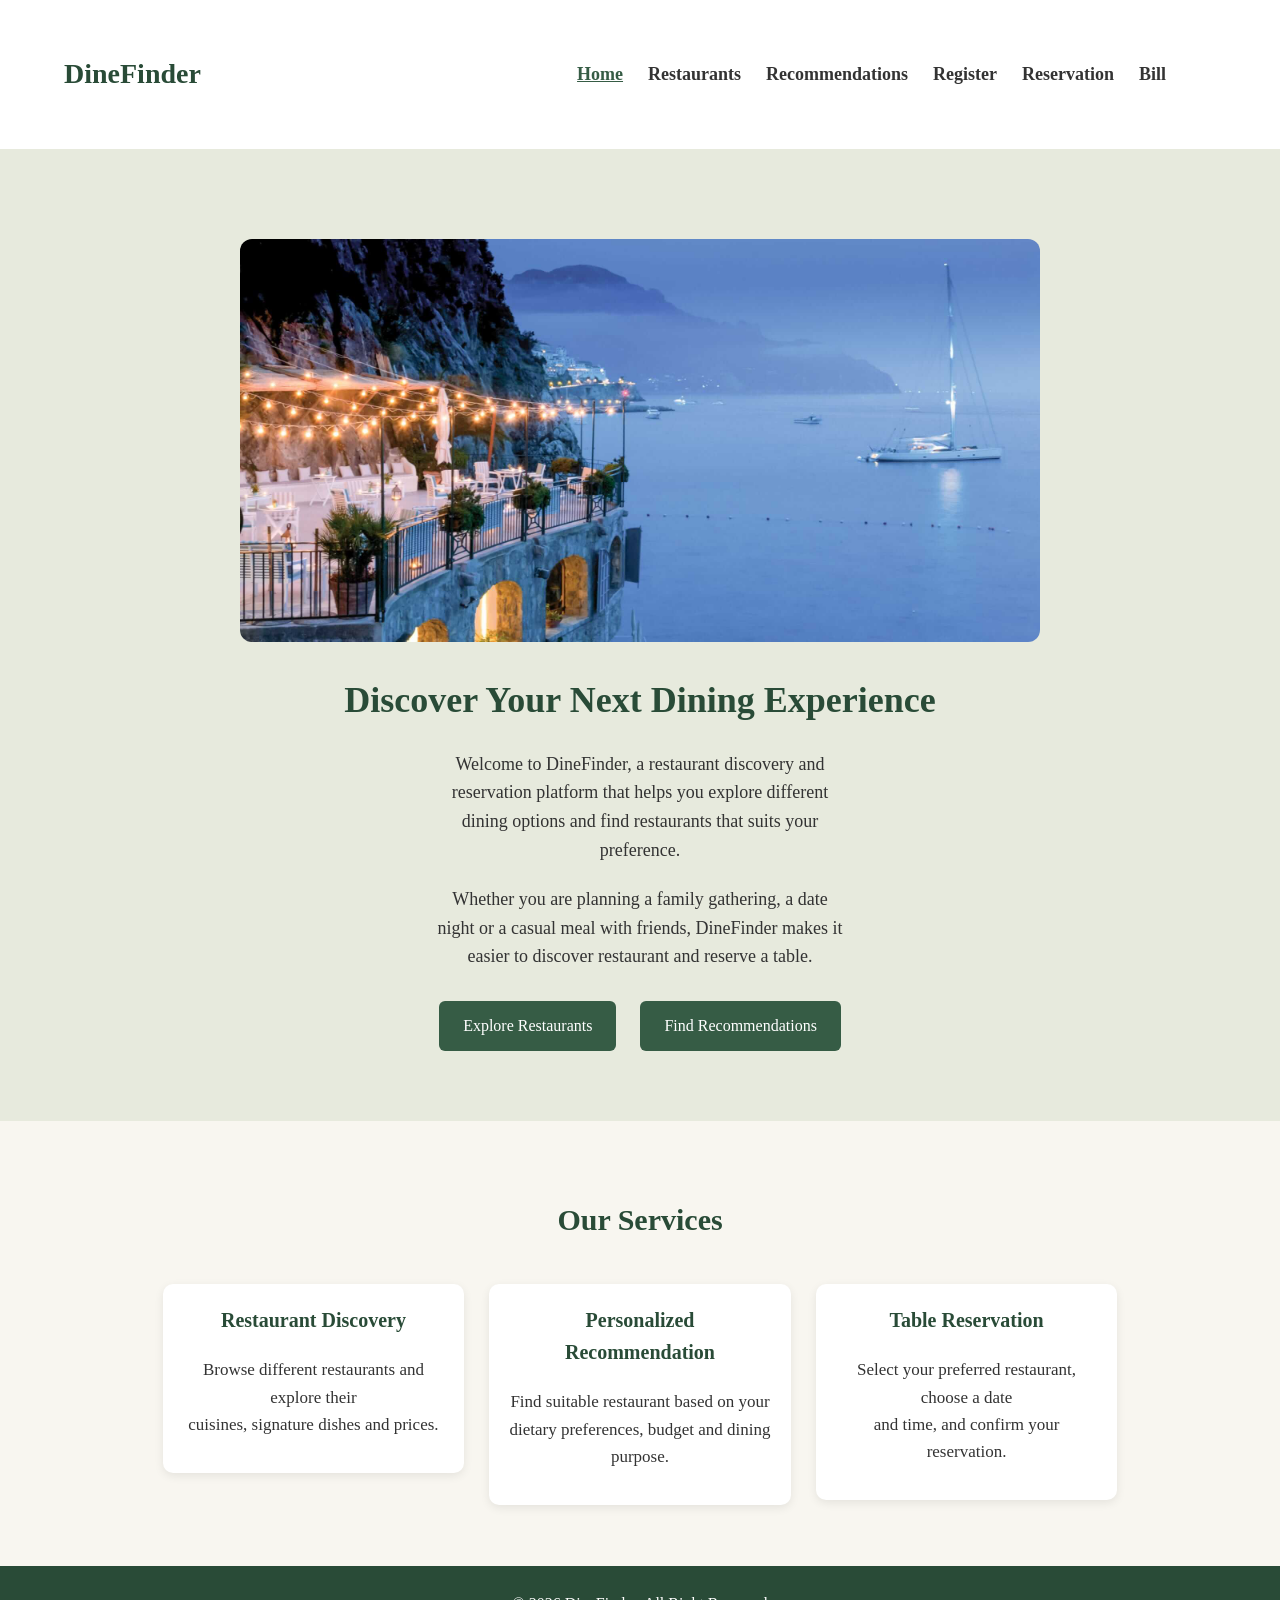
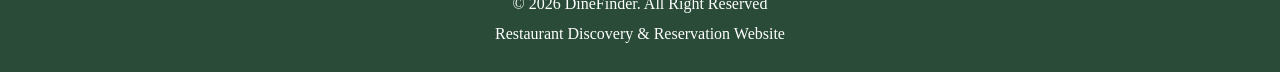
<file: index.html>
<!DOCTYPE html>
<html lang="en">
<head>
    <meta charset="UTF-8">
    <meta name="viewport" content="width=device-width, initial-scale=1.0">
    <title>DineFinder | Home</title>
    <!-- Link CSS and JS File -->
    <link rel="stylesheet" href="css/style.css">
    <!-- Run script only after HTML loads -->
    <script src="js/script.js" defer></script>
</head>
<body>
    <!-- Header and Navigation -->
    <header>
        <h1>DineFinder</h1>
        <nav>
            <ul>
                <li><a href="index.html" class="active">Home</a></li>
                <li><a href="restaurants.html">Restaurants</a></li>
                <li><a href="recommend.html">Recommendations</a></li>
                <li><a href="register.html">Register</a></li>
                <li><a href="reservation.html">Reservation</a></li>
                <li><a href="bill.html">Bill</a></li>
            </ul>
        </nav>
    </header>

    <!-- Main Content -->
    <main>
        <!-- Introduction Section -->
        <section id="page-intro">
            <img src="images/pageintro.jpg" alt="Outdoor restaurant terrace overlooking the Amalfi Coast">

            <h2>Discover Your Next Dining Experience</h2>

            <p>
                Welcome to DineFinder, a restaurant discovery and<br>
                reservation platform that helps you explore different<br>
                dining options and find restaurants that suits your<br>
                preference.
            </p>

            <p>
                Whether you are planning a family gathering, a date<br>
                night or a casual meal with friends, DineFinder makes it<br>
                easier to discover restaurant and reserve a table.
            </p>

            <a href="restaurants.html">Explore Restaurants</a>
            <a href="recommend.html">Find Recommendations</a>
        </section>

        <!-- Services Section -->
        <section id="services">
            <h2>Our Services</h2>

            <article>
                <h3>Restaurant Discovery</h3>
                <p>
                    Browse different restaurants and explore their<br>
                    cuisines, signature dishes and prices.
                </p>
            </article>

            <article>
                <h3>Personalized Recommendation</h3>
                <p>
                    Find suitable restaurant based on your<br>
                    dietary preferences, budget and dining purpose.
                </p>
            </article>

            <article>
                <h3>Table Reservation</h3>
                <p>
                    Select your preferred restaurant, choose a date<br>
                    and time, and confirm your reservation.
                </p>
            </article>
        </section>
    </main>

    <!-- Footer -->
    <footer>
        <p>&copy; 2026 DineFinder. All Right Reserved</p>
        <p>Restaurant Discovery &amp; Reservation Website</p>
    </footer>
</body>
</html>
</file>
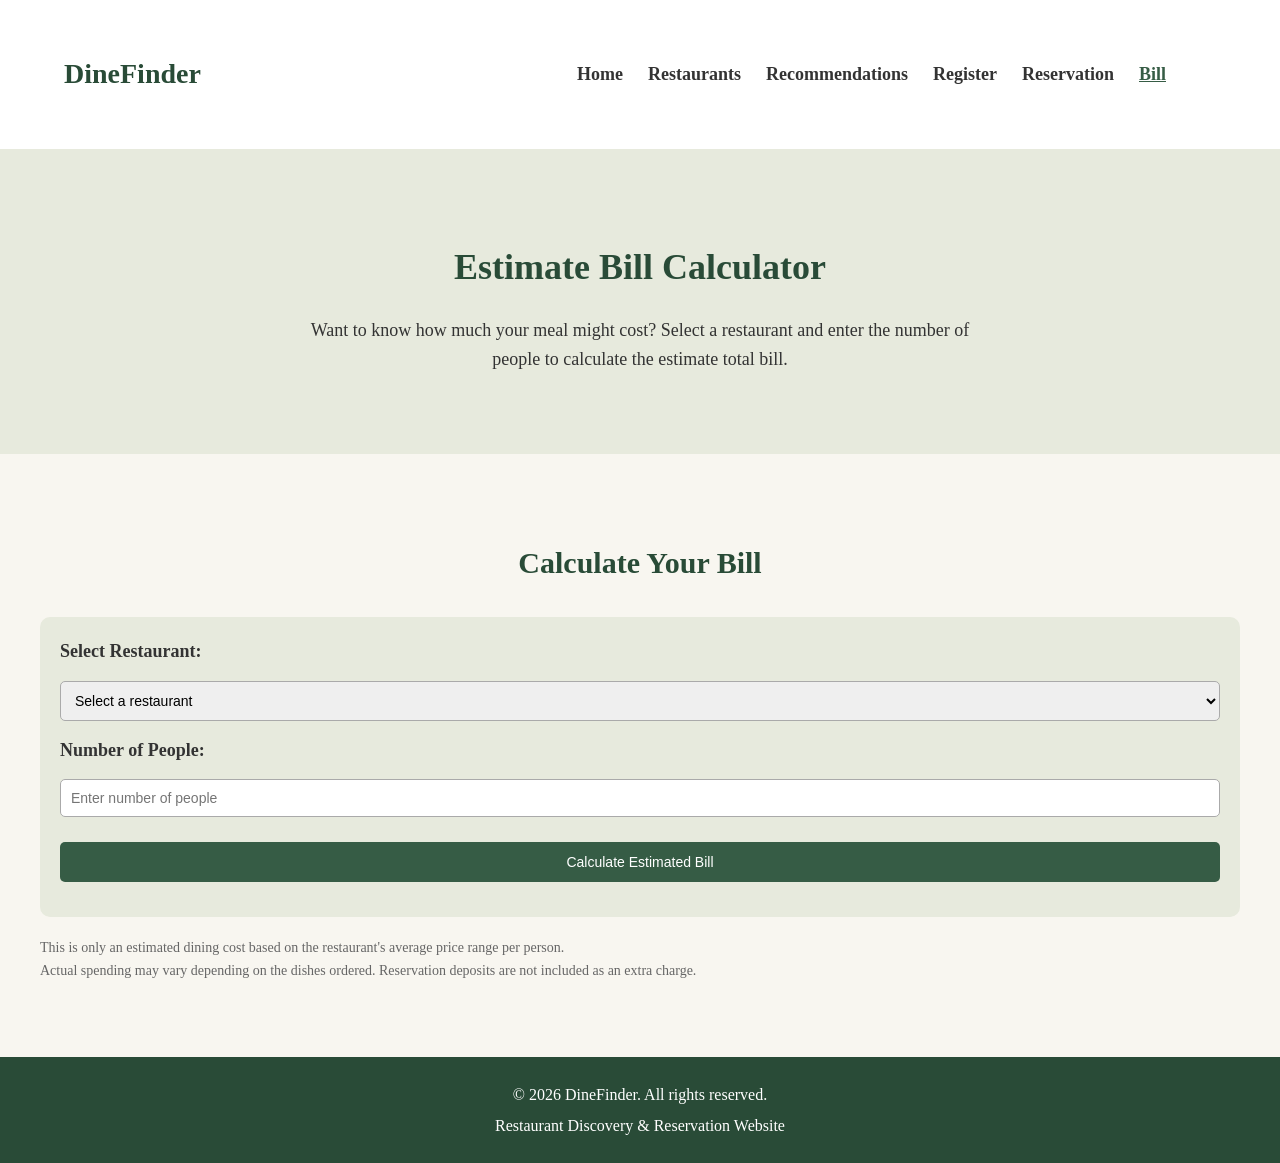
<file: bill.html>
<!DOCTYPE html>
<html lang="en">
<head>
    <meta charset="UTF-8">
    <meta name="viewport" content="width=device-width, initial-scale=1.0">
    <title>DineFinder | Bill Calculator</title>
    <!-- Link CSS and JS File -->
    <link rel="stylesheet" href="css/style.css">
    <!-- Run script only after HTML loads -->
    <script src="js/script.js" defer></script>
</head>
<body>
    <!-- Header and Navigation -->
    <header>
        <h1>DineFinder</h1>
        <nav>
            <ul>
                <li><a href="index.html">Home</a></li>
                <li><a href="restaurants.html">Restaurants</a></li>
                <li><a href="recommend.html">Recommendations</a></li>
                <li><a href="register.html">Register</a></li>
                <li><a href="reservation.html">Reservation</a></li>
                <li><a href="bill.html" class="active">Bill</a></li>
            </ul>
        </nav>
    </header>

    <!-- Main Content -->
    <main>
        <!-- Introduction Section -->
        <section id="page-intro">
            <h2>Estimate Bill Calculator</h2>
            
            <p>
                Want to know how much your meal might cost?
                Select a restaurant and enter the number of people
                to calculate the estimate total bill.
            </p>
        </section>

        <!-- Estimate Bill Calculator -->
        <section class="bill-section">

            <h2>Calculate Your Bill</h2>

            <form id="bill-form">

                <!-- Restaurant Selection -->
                    <label for="billRestaurant">Select Restaurant:</label>

                    <select id="billRestaurant" name="billRestaurant">
                        <option value="">Select a restaurant</option>
                        <option value="sakura">Sakura Kitchen</option>
                        <option value="selera">Selera Malaysia</option>
                        <option value="italiano">L'Italiano</option>
                        <option value="seoul">Seoul Harvest</option>
                        <option value="dimsum">Dim Sum Wok</option>
                        <option value="thai">The Thai Box</option>
                    </select>

                <!-- Number of People -->
                <label for="billPeople">Number of People:</label>
                <input type="number" id="billPeople" name="billPeople" min="1" step="1" placeholder="Enter number of people">
                
                <!-- Calculate Bill Button -->
                <button type="button" id="calculateBillButton">Calculate Estimated Bill</button>

                <!-- Estimated Bill Preview-->
                <div id="bill-result"></div>
            </form>

            <!-- Disclaimer -->
            <p class="bill-note">
                This is only an estimated dining cost based on the
                restaurant's average price range per person.<br>
                Actual spending may vary depending on the dishes ordered.
                Reservation deposits are not included as an extra charge.
            </p>

        </section>
    </main>

    <!-- Footer -->
    <footer>
        <p>&copy; 2026 DineFinder. All rights reserved.</p>
        <p>Restaurant Discovery &amp; Reservation Website</p>
    </footer>   
</body>
</html>
</file>
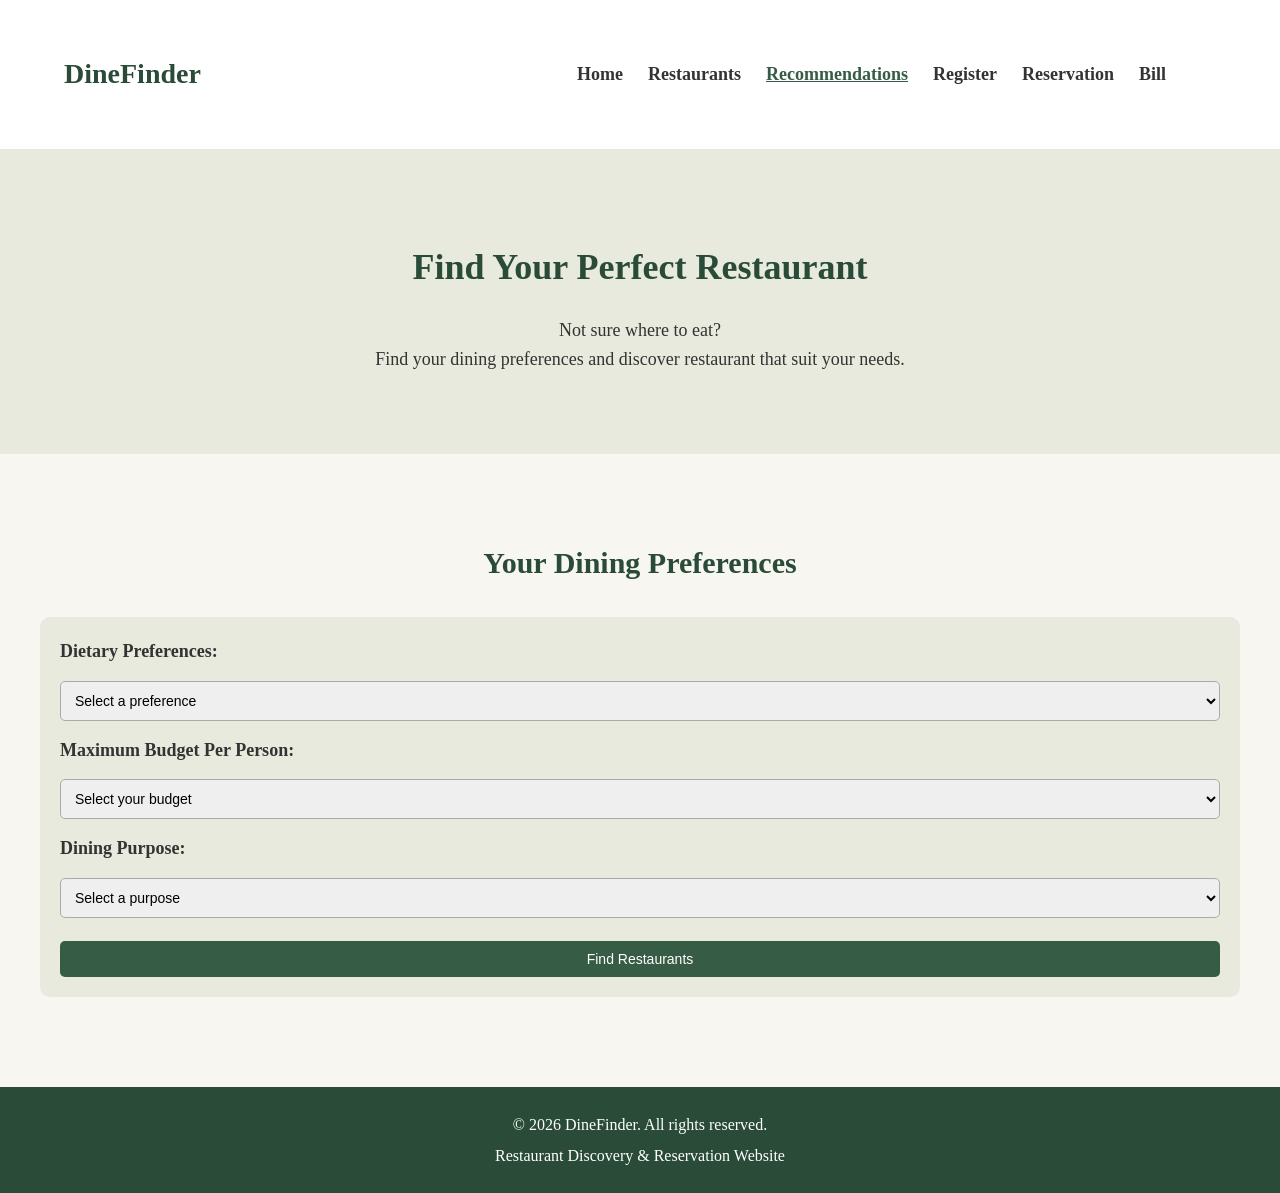
<file: recommend.html>
<!DOCTYPE html>
<html lang="en">
<head>
    <meta charset="UTF-8">
    <meta name="viewport" content="width=device-width, initial-scale=1.0">
    <title>DineFinder | Recommendation</title>
    <!-- Link CSS and JS File -->
    <link rel="stylesheet" href="css/style.css">    
    <script src="js/script.js"></script>
</head>
<body>
    <!-- Header and Navigation -->
    <header>
        <h1>DineFinder</h1>
        <nav>
            <ul>
                <li><a href="index.html">Home</a></li>
                <li><a href="restaurants.html">Restaurants</a></li>
                <li><a href="recommend.html" class="active">Recommendations</a></li>
                <li><a href="register.html">Register</a></li>
                <li><a href="reservation.html">Reservation</a></li>
                <li><a href="bill.html">Bill</a></li>
            </ul>
        </nav>
    </header>

    <!-- Main Content -->
    <main>
        <!-- Page Introduction -->
        <section id="page-intro">
            <h2>Find Your Perfect Restaurant</h2>

            <p>
                Not sure where to eat?<br> Find your dining
                preferences and discover restaurant that
                suit your needs.
            </p>
        </section>

        <!-- Recommendation Form -->
        <section class="recommendation-section">
            
            <h2>Your Dining Preferences</h2>

            <form id="recommendation-form">
                
                <!-- Dietary Preferences -->
                <label for="diet">Dietary Preferences:</label>

                <select id="diet" name="diet" required>
                    <option value="">Select a preference</option>
                    <option value="none">No preference</option>
                    <option value="halal">Halal</option>
                    <option value="vegetarian">Vegetarian</option>
                </select>

                <!-- Budget -->
                <label for="budget">Maximum Budget Per Person:</label>

                <select id="budget" name="budget" required>
                    <option value="">Select your budget</option>
                    <option value="low">RM15 - RM30</option>
                    <option value="medium">RM31 - RM50</option>
                    <option value="high">Above RM50</option>
                </select>

                <!-- Dining Purpose -->
                <label for="purpose">Dining Purpose:</label>

                <select id="purpose" name="purpose" required>
                    <option value="">Select a purpose</option>
                    <option value="family">Family Gathering</option>
                    <option value="date">Date Night</option>
                    <option value="casual">Casual Dining</option>
                </select>

                <!-- Find Restaurants Button -->
                <button type="button" id="findRestaurant">Find Restaurants</button>
            </form>

            <div id="recommendation-result"></div>
        </section>
    </main>

    <!-- Footer -->
    <footer>
        <p>&copy; 2026 DineFinder. All rights reserved.</p>
        <p>Restaurant Discovery &amp; Reservation Website</p>
    </footer>   
</body>
</html>
</file>
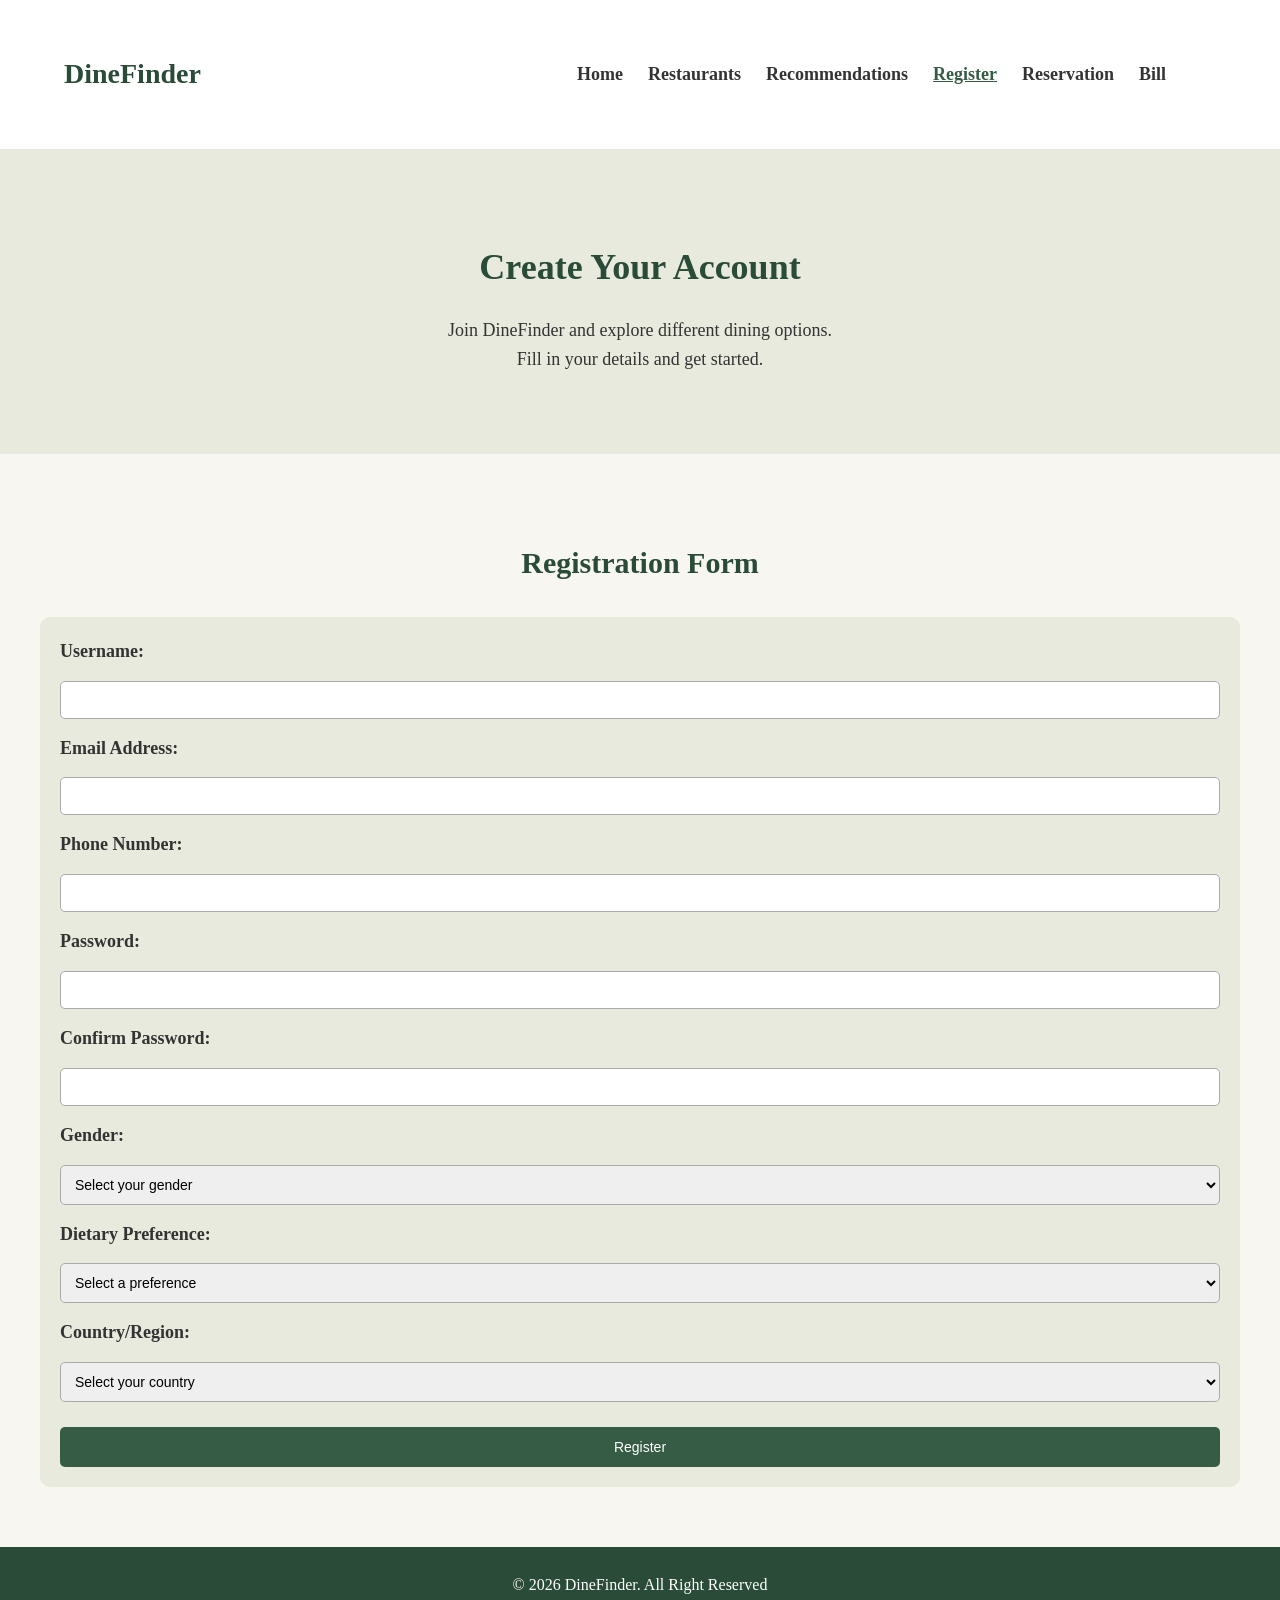
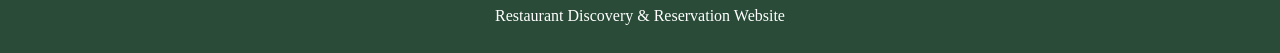
<file: register.html>
<!DOCTYPE html>
<html lang="en">
<head>
    <meta charset="UTF-8">
    <meta name="viewport" content="width=device-width, initial-scale=1.0">
    <title>DineFinder | Register</title>
    <!-- Link CSS and JS File -->
    <link rel="stylesheet" href="css/style.css">
    <!-- Run script only after HTML loads -->
    <script src="js/script.js" defer></script>
</head>
<body>
    <!-- Header and Navigation -->
    <header>
        <h1>DineFinder</h1>
        <nav>
            <ul>
                <li><a href="index.html">Home</a></li>
                <li><a href="restaurants.html">Restaurants</a></li>
                <li><a href="recommend.html">Recommendations</a></li>
                <li><a href="register.html" class="active">Register</a></li>
                <li><a href="reservation.html">Reservation</a></li>
                <li><a href="bill.html">Bill</a></li>
            </ul>
        </nav>
    </header>

    <!-- Main Content -->
    <main>
        <!-- Page Introduction -->
        <section id="page-intro">
            <h2>Create Your Account</h2>

            <p>
                Join DineFinder and explore different dining options.<br>   
                Fill in your details and get started.
            </p>
        </section>

        <!-- Registration Form -->
        <section class="registration-section">

            <h2>Registration Form</h2>

            <!-- Use custom JavaScript validation -->
            <form id="registration-form" method="post" action="http://mercury.swin.edu.au/it000000/cos10005/regtest.php" novalidate>

                <!-- Username -->
                <label for="username">Username:</label>
                <input type="text" id="username" name="username">

                <!-- Email Address -->
                <label for="email">Email Address:</label>
                <input type="email" id="email" name="email">

                <!-- Phone -->
                <label for="phone">Phone Number:</label>
                <input type="tel" id="phone" name="phone">

                <!-- Password -->
                <label for="password">Password:</label>
                <input type="password" id="password" name="password">

                <!-- Confirm Password -->
                <label for="confirmPassword">Confirm Password:</label>
                <input type="password" id="confirmPassword" name="confirmPassword">

                <!-- Gender -->
                <label for="gender">Gender:</label>
                <select id="gender" name="gender">
                    <option value="">Select your gender</option>
                    <option value="male">Male</option>
                    <option value="female">Female</option>
                    <option value="other">Other</option>
                    <option value="prefer-not">Prefer not to say</option>
                </select>

                <!-- Dietary Preferences -->
                <label for="registerDiet">Dietary Preference:</label>
                <select id="registerDiet" name="registerDiet">
                    <option value="">Select a preference</option>
                    <option value="none">No Preferences</option>
                    <option value="halal">Halal</option>
                    <option value="vegetarian">Vegetarian</option>
                </select>

                <!-- Country / Region -->
                <label for="country">Country/Region:</label>
                <select id="country" name="country">
                    <option value="">Select your country</option>
                    <option value="malaysia">Malaysia</option>
                    <option value="singapore">Singapore</option>
                    <option value="indonesia">Indonesia</option>
                    <option value="thailand">Thailand</option>
                    <option value="other">Other</option>
                </select>

                <!-- Select Button -->
                <button type="submit">Register</button>

            </form>
        </section>
    </main>

    <!-- Footer -->
    <footer>
        <p>&copy; 2026 DineFinder. All Right Reserved</p>
        <p>Restaurant Discovery &amp; Reservation Website</p>
    </footer>
</body>
</html>
</file>
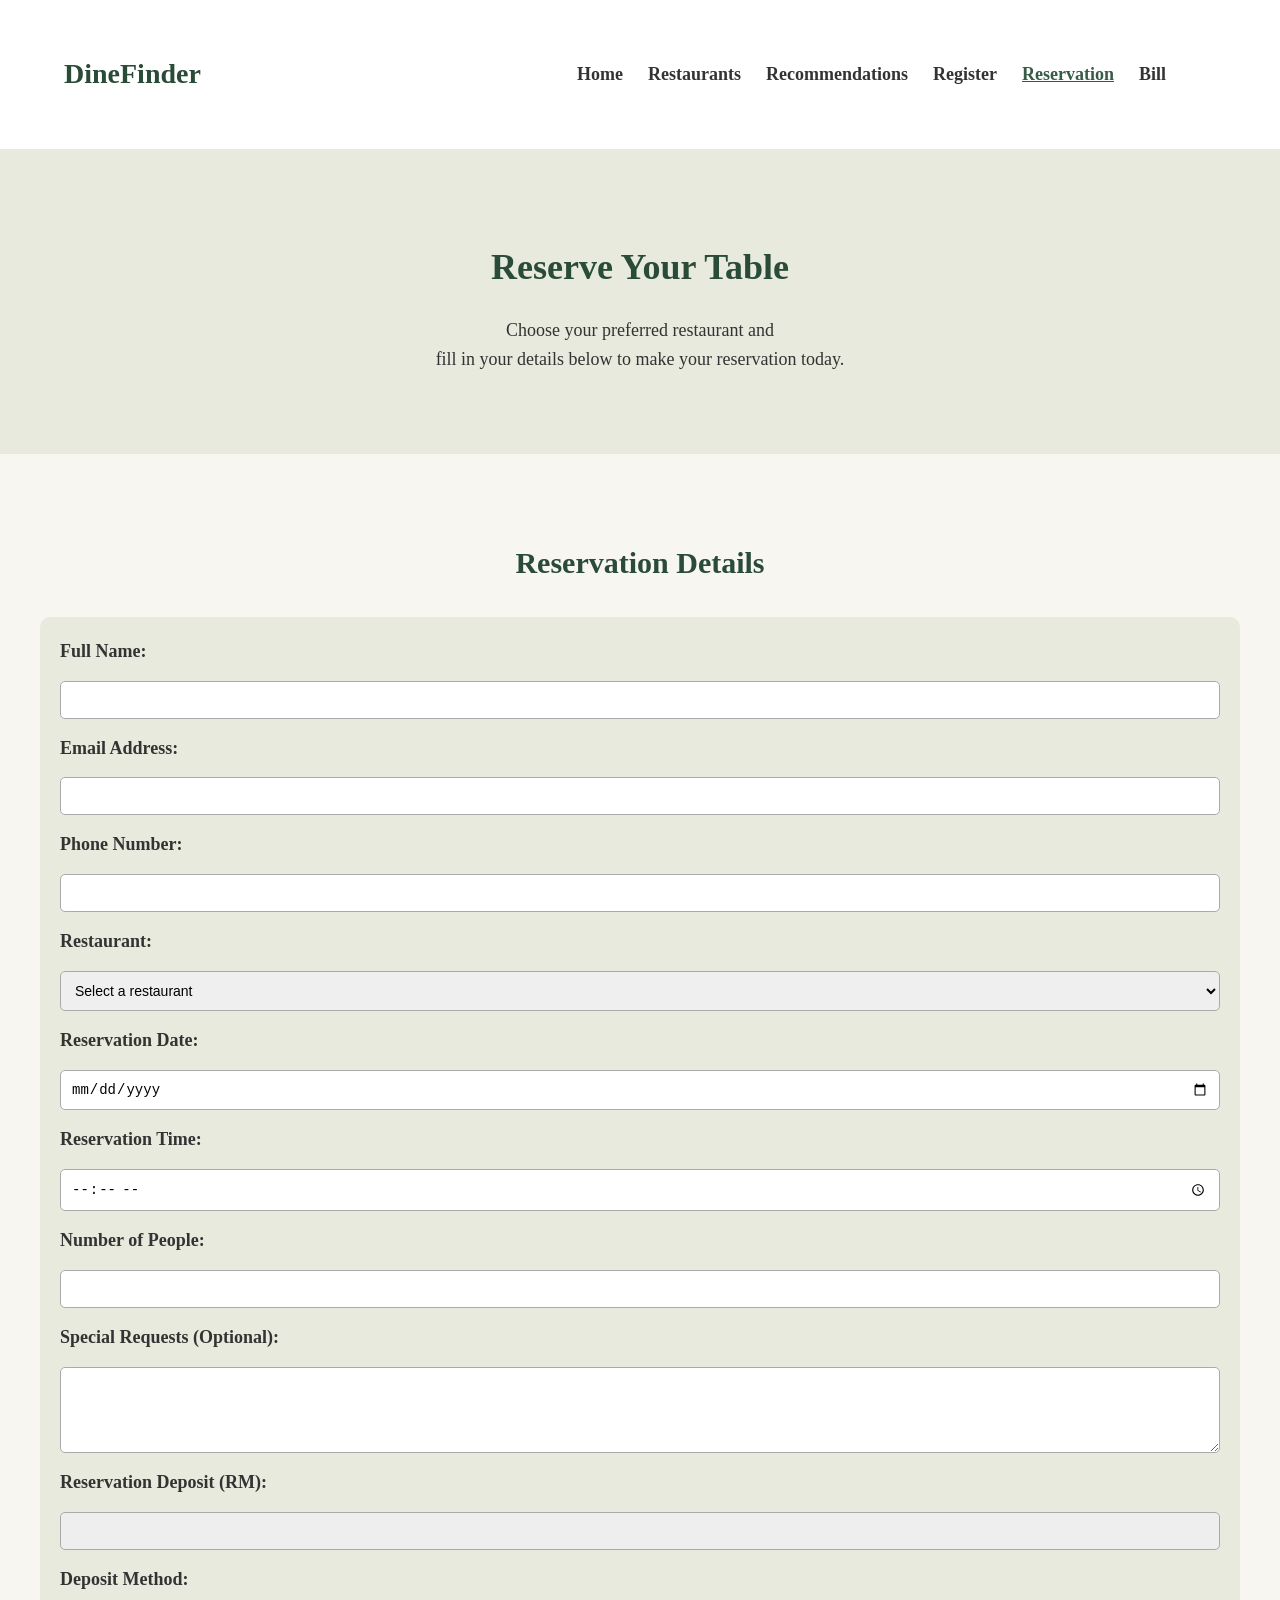
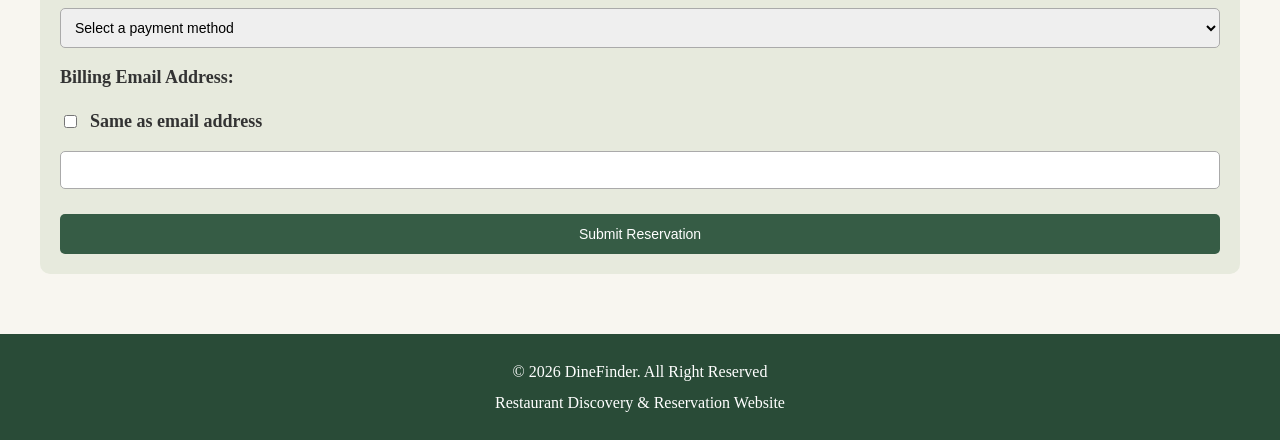
<file: reservation.html>
<!DOCTYPE html>
<html lang="en">
<head>
    <meta charset="UTF-8">
    <meta name="viewport" content="width=device-width, initial-scale=1.0">
    <title>DineFinder | Reservation</title>
    <!-- Link CSS and JS File -->
    <link rel="stylesheet" href="css/style.css">
    <!-- Run script only after HTML loads -->
    <script src="js/script.js" defer></script>
</head>
<body>
    <!-- Header and Navigation -->
    <header>
        <h1>DineFinder</h1>
        <nav>
            <ul>
                <li><a href="index.html">Home</a></li>
                <li><a href="restaurants.html">Restaurants</a></li>
                <li><a href="recommend.html">Recommendations</a></li>
                <li><a href="register.html">Register</a></li>
                <li><a href="reservation.html" class="active">Reservation</a></li>
                <li><a href="bill.html">Bill</a></li>
            </ul>
        </nav>
    </header>

    <!-- Main Content -->
    <main>
        <!-- Page Introduction -->
        <section id="page-intro">
            <h2>Reserve Your Table</h2>
            <p>
                Choose your preferred restaurant and<br>
                fill in your details below to make your
                reservation today.
            </p>
        </section>

        <!-- Reservation Form -->
        <section class="reservation-section">
            
            <h2>Reservation Details</h2>

            <form id="reservation-form" method="post" action="http://mercury.swin.edu.au/it000000/cos10005/regtest.php" novalidate>

                <!-- Customer Information -->
                <label for="fullName">Full Name:</label>
                <input type="text" id="fullName" name="fullName">

                <label for="reservationEmail">Email Address:</label>
                <input type="text" id="reservationEmail" name="reservationEmail">

                <label for="reservationPhone">Phone Number:</label>
                <input type="text" id="reservationPhone" name="reservationPhone">

                <!-- Restaurant Selection -->
                <label for="restaurant">Restaurant:</label>

                <select id="restaurant" name="restaurant">
                    <option value="">Select a restaurant</option>
                    <option value="sakura">Sakura Kitchen</option>
                    <option value="selera">Selera Malaysia</option>
                    <option value="italiano">L'Italiano</option>
                    <option value="seoul">Seoul Harvest</option>
                    <option value="dimsum">Dim Sum Wok</option>
                    <option value="thai">The Thai Box</option>
                </select>

                <!-- Reservation Date and Time -->
                <label for="reservationDate">Reservation Date:</label>
                <input type="date" id="reservationDate" name="reservationDate">

                <label for="reservationTime">Reservation Time:</label>
                <input type="time" id="reservationTime" name="reservationTime">

                <!-- Number of People -->
                <!-- min allows to set minimum number -->
                <label for="people">Number of People:</label>
                <input type="number" id="people" name="people" min="1">

                <!-- Optional Requests -->
                <label for="requests">Special Requests (Optional):</label>
                <textarea id="requests" name="requests" rows="4"></textarea>

                <!-- Deposit -->
                <!-- readonly means cannot be typed but can be changed dynamically based on user option-->
                <label for="deposit">Reservation Deposit (RM):</label>
                <input type="text" id="deposit" name="deposit" readonly>

                <!-- Payment Method-->
                <label for="paymentMethod">Deposit Method:</label>

                <select id="paymentMethod" name="paymentMethod">
                    <option value="">Select a payment method</option>
                    <option value="voucher">Voucher</option>
                    <option value="online">Online Payment</option>
                </select>

                <!-- Voucher Fields -->
                <div id="voucher-section">
                    <label for="voucherCode">Voucher Code (12 digits):</label>
                    <input type="text" id="voucherCode" name="voucherCode" maxlength="12">
                </div>

                <!-- Online Payment Fields -->
                <div id="online-section">
                    
                    <label for="cardType">Card Type:</label>
                    <select id="cardType" name="cardType">
                        <option value="">Select card type</option>
                        <option value="visa">Visa</option>
                        <option value="mastercard">Mastercard</option>
                        <option value="amex">American Express</option>
                    </select>

                    <label for="cardNumber">Card Number:</label>
                    <input type="text" id="cardNumber" name="cardNumber" placeholder="Visa/Mastercard: 16 digits/ Amex: 15 digits">

                    <p>
                        For testing purposes only. Do not enter
                        real credit card information.
                    </p>
                </div>

                <!-- Billing Email -->
                <label for="billingEmail">Billing Email Address:</label>

                <div class="billing-option">
                    <input type="checkbox" id="sameEmail" name="sameEmail" value="yes">
                    <label for="sameEmail">Same as email address</label>
                </div>

                <input type="email" id="billingEmail" name="billingEmail">

                <button type="submit">Submit Reservation</button>
            </form>
        </section>
    </main>

    <!-- Footer -->
    <footer>
        <p>&copy; 2026 DineFinder. All Right Reserved</p>
        <p>Restaurant Discovery &amp; Reservation Website</p>
    </footer>
</body>
</html>
</file>
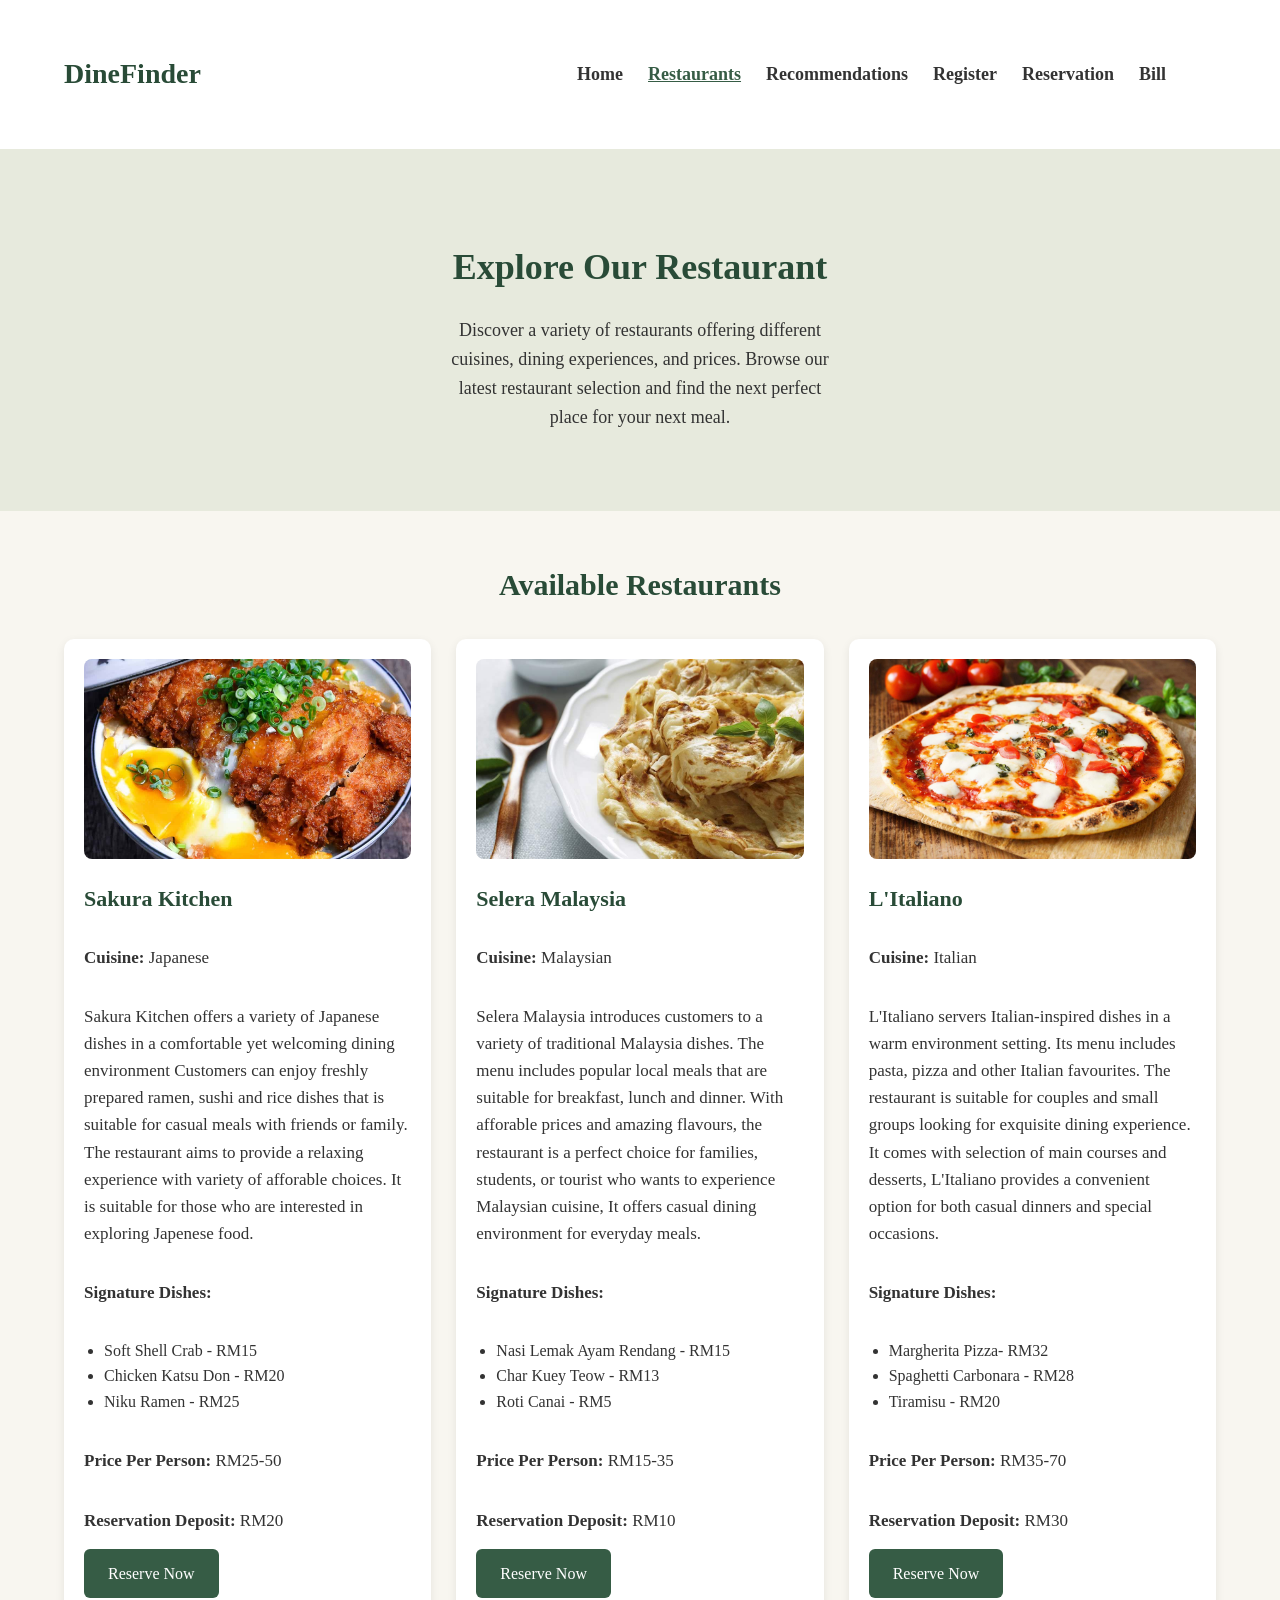
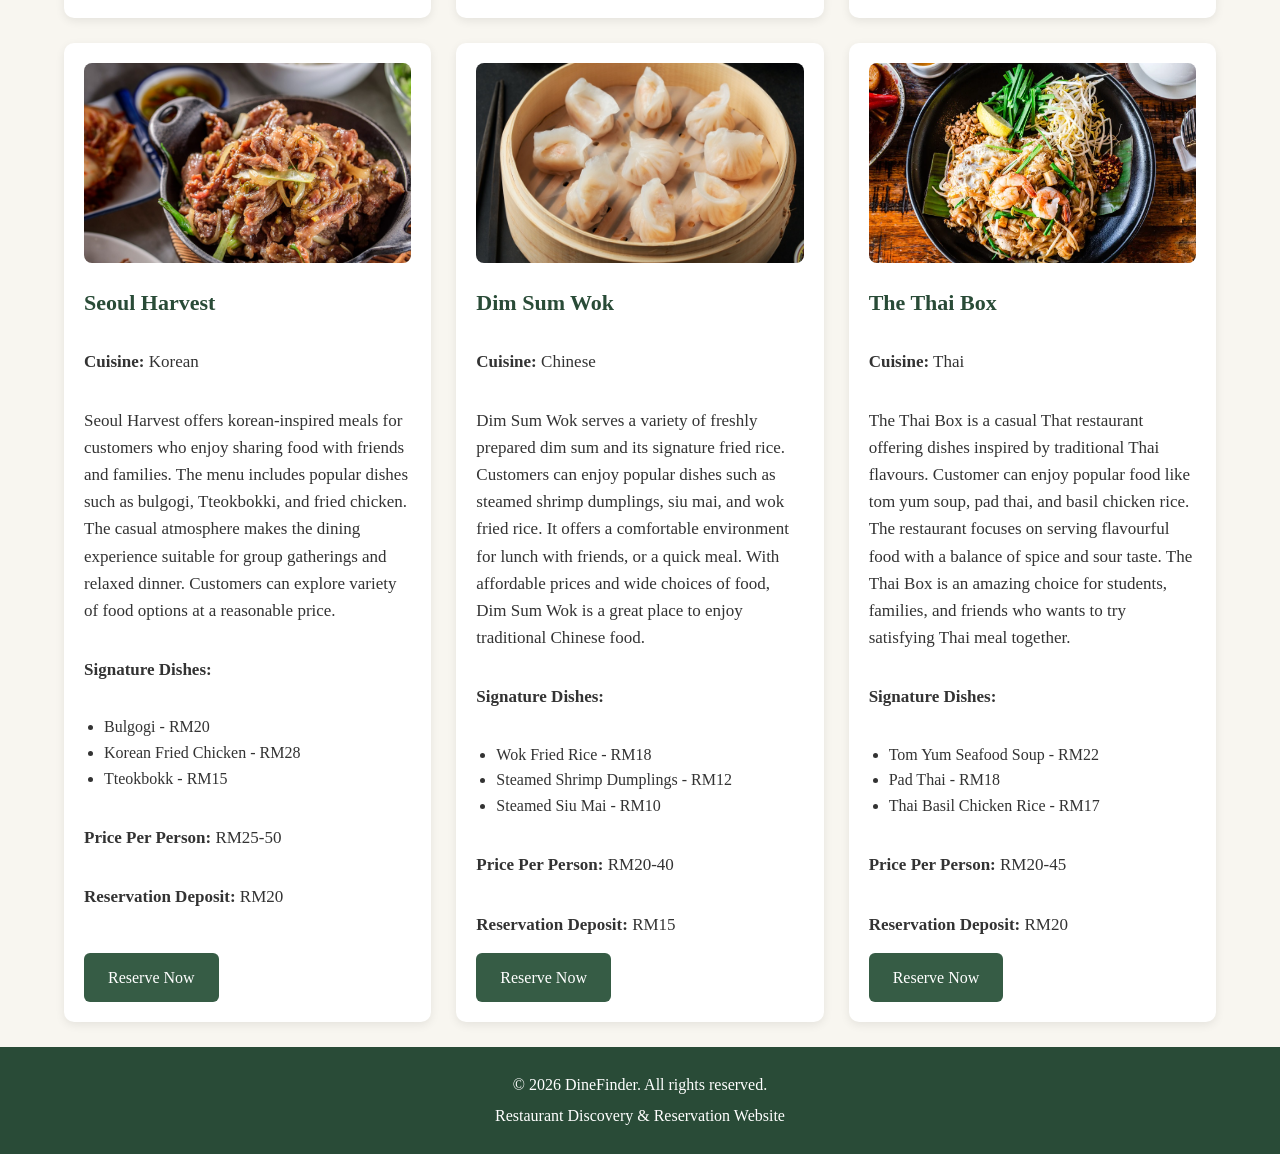
<file: restaurants.html>
<!DOCTYPE html>
<html lang="en">
<head>
    <meta charset="UTF-8">
    <meta name="viewport" content="width=device-width, initial-scale=1.0">
    <title>DineFinder | Restaurants</title>
    <!-- Link CSS and JS File -->
    <link rel="stylesheet" href="css/style.css">
    <!-- Run script only after HTML loads -->
    <script src="js/script.js" defer></script>
</head>
<body>
    <!-- Header and Navigation -->
    <header>
        <h1>DineFinder</h1>
        <nav>
            <ul>
                <li><a href="index.html">Home</a></li>
                <li><a href="restaurants.html" class="active">Restaurants</a></li>
                <li><a href="recommend.html">Recommendations</a></li>
                <li><a href="register.html">Register</a></li>
                <li><a href="reservation.html">Reservation</a></li>
                <li><a href="bill.html">Bill</a></li>
            </ul>
        </nav>
    </header>

    <!-- Main Content -->
    <main>
        <!-- Introduction Section -->
        <section id="page-intro">
            <h2>Explore Our Restaurant</h2>
            <p>
                Discover a variety of restaurants offering different<br>
                cuisines, dining experiences, and prices. Browse our<br>
                latest restaurant selection and find the next perfect<br>
                place for your next meal.
            </p>
        </section>

        <!-- Restaurant List Card -->
        <section class="restaurant-list">
            <h2>Available Restaurants</h2>

            <!-- CSS Grid -->
            <div class="restaurant-grid">

                <!-- Restaurant 1 -->
                <article class="restaurant-card">

                    <img src="images/chickenkatsu.jpg" alt="Japanese Chicken Katsu served over rice">

                    <h3>Sakura Kitchen</h3>
                    <p><strong>Cuisine:</strong> Japanese</p>

                    <p>
                        Sakura Kitchen offers a variety of Japanese dishes
                        in a comfortable yet welcoming dining environment
                        Customers can enjoy freshly prepared ramen, sushi
                        and rice dishes that is suitable for casual meals
                        with friends or family. The restaurant aims to provide
                        a relaxing experience with variety of afforable choices.
                        It is suitable for those who are interested in exploring
                        Japenese food.
                    </p>

                    <!-- Signature Dish Details-->
                    <p><strong>Signature Dishes:</strong></p>

                    <ul>
                        <li>Soft Shell Crab - RM15</li>
                        <li>Chicken Katsu Don - RM20</li>
                        <li>Niku Ramen - RM25</li>
                    </ul>

                    <!-- Booking Information -->
                    <p><strong>Price Per Person:</strong> RM25-50</p>
                    <p><strong>Reservation Deposit:</strong> RM20</p>

                    <a href="reservation.html?restaurant=sakura" class="button">Reserve Now</a>
                </article>

                <!-- Restaurant 2 -->
                <article class="restaurant-card">
                    
                    <img src="images/roticanai.jpg" alt="Malaysian roti canai served on a plate"> 

                    <h3>Selera Malaysia</h3>

                    <p><strong>Cuisine:</strong> Malaysian</p>

                    <p>
                        Selera Malaysia introduces customers to a variety
                        of traditional Malaysia dishes. The menu includes
                        popular local meals that are suitable for breakfast,
                        lunch and dinner. With afforable prices and amazing
                        flavours, the restaurant is a perfect choice for
                        families, students, or tourist who wants to experience
                        Malaysian cuisine, It offers casual dining environment
                        for everyday meals.
                    </p>

                    <p><strong>Signature Dishes:</strong></p>
                    <ul>
                        <li>Nasi Lemak Ayam Rendang - RM15</li>
                        <li>Char Kuey Teow - RM13</li>
                        <li>Roti Canai - RM5</li>
                    </ul>

                    <p><strong>Price Per Person:</strong> RM15-35</p>
                    <p><strong>Reservation Deposit:</strong> RM10</p>

                    <a href="reservation.html?restaurant=selera" class="button">Reserve Now</a>
                </article>

                <!-- Restaurant 3 -->
                <article class="restaurant-card">
                    
                    <img src="images/margheritapizza.jpg" alt="Magherita pizza topped with tomato and mozzarella">

                    <h3>L'Italiano</h3>

                    <p><strong>Cuisine:</strong> Italian</p>

                    <p>
                        L'Italiano servers Italian-inspired dishes in 
                        a warm environment setting. Its menu includes
                        pasta, pizza and other Italian favourites. The 
                        restaurant is suitable for couples and small
                        groups looking for exquisite dining experience.
                        It comes with selection of main courses and 
                        desserts, L'Italiano provides a convenient option
                        for both casual dinners and special occasions.
                    </p>

                    <p><strong>Signature Dishes:</strong></p>

                    <ul>
                        <li>Margherita Pizza- RM32</li>
                        <li>Spaghetti Carbonara - RM28</li>
                        <li>Tiramisu - RM20</li>
                    </ul>

                    <p><strong>Price Per Person:</strong> RM35-70</p>
                    <p><strong>Reservation Deposit:</strong> RM30</p>

                    <a href="reservation.html?restaurant=italiano" class="button">Reserve Now</a>
                </article>

                <!-- Restaurant 4 -->
                <article class="restaurant-card">
                    
                    <img src="images/bulgogi.jpg" alt="Korean beef bulgogi served on a bowl"> 

                    <h3>Seoul Harvest</h3>

                    <p><strong>Cuisine:</strong> Korean</p>

                    <p>
                        Seoul Harvest offers korean-inspired meals for customers
                        who enjoy sharing food with friends and families. The menu
                        includes popular dishes such as bulgogi, Tteokbokki, and 
                        fried chicken. The casual atmosphere makes the dining experience
                        suitable for group gatherings and relaxed dinner. Customers
                        can explore variety of food options at a reasonable price.
                    </p>

                    <p><strong>Signature Dishes:</strong></p>

                    <ul>
                        <li>Bulgogi - RM20</li>
                        <li>Korean Fried Chicken - RM28</li>
                        <li>Tteokbokk - RM15</li>
                    </ul>

                    <p><strong>Price Per Person:</strong> RM25-50</p>
                    <p><strong>Reservation Deposit:</strong> RM20</p>

                    <a href="reservation.html?restaurant=seoul" class="button">Reserve Now</a>
                </article>

                <!-- Restaurant 5 -->
                <article class="restaurant-card">
                    
                    <img src="images/dimsum.jpg" alt="Chinese Dim Sum steamed shrimp dumplings">

                    <h3>Dim Sum Wok</h3>

                    <p><strong>Cuisine:</strong> Chinese</p>

                    <p>
                        Dim Sum Wok serves a variety of freshly prepared
                        dim sum and its signature fried rice. Customers
                        can enjoy popular dishes such as steamed shrimp
                        dumplings, siu mai, and wok fried rice. It offers
                        a comfortable environment for lunch with friends,
                        or a quick meal. With affordable prices and wide
                        choices of food, Dim Sum Wok is a great place to
                        enjoy traditional Chinese food.
                    </p>

                    <p><strong>Signature Dishes:</strong></p>

                    <ul>
                        <li>Wok Fried Rice - RM18</li>
                        <li>Steamed Shrimp Dumplings - RM12</li>
                        <li>Steamed Siu Mai - RM10</li>
                    </ul>

                    <p><strong>Price Per Person:</strong> RM20-40</p>
                    <p><strong>Reservation Deposit:</strong> RM15</p>

                    <a href="reservation.html?restaurant=dimsum" class="button">Reserve Now</a>
                </article>

                <!-- Restaurant 6 -->
                <article class="restaurant-card">
                    
                    <img src="images/padthai.jpg" alt="Thai noodles served on a plate"> 

                    <h3>The Thai Box </h3>

                    <p><strong>Cuisine:</strong> Thai</p>

                    <p>
                        The Thai Box is a casual That restaurant offering dishes 
                        inspired by traditional Thai flavours. Customer can enjoy 
                        popular food like tom yum soup, pad thai, and basil chicken
                        rice. The restaurant focuses on serving flavourful food with
                        a balance of spice and sour taste. The Thai Box is an amazing
                        choice for students, families, and friends who wants to try
                        satisfying Thai meal together.
                    </p>

                    <p><strong>Signature Dishes:</strong></p>

                    <ul>
                        <li>Tom Yum Seafood Soup - RM22</li>
                        <li>Pad Thai - RM18</li>
                        <li>Thai Basil Chicken Rice - RM17</li>
                    </ul>

                    <p><strong>Price Per Person:</strong> RM20-45</p>
                    <p><strong>Reservation Deposit:</strong> RM20</p>

                    <a href="reservation.html?restaurant=thai" class="button">Reserve Now</a>
                </article>

            </div>
        </section>

    </main>

    <!-- Footer -->
    <footer>
        <p>&copy; 2026 DineFinder. All rights reserved.</p>
        <p>Restaurant Discovery &amp; Reservation Website</p>
    </footer>   
</body>
</html>
</file>
<file: css/style.css>
/* General Page Styling */
body {
    margin: 0;
    font-family:'Times New Roman', Times, serif;
    background-color: #f8f6f0;
    color: #333333;
    line-height: 1.6;
}

h1, h2, h3 {
    color: #294b37;
}

p {
    margin-bottom: 15px;
}

/* Header and Navigation Styling */
header {
    background-color: white;
    padding: 10px 5%;
    display: flex;
    justify-content: space-between;
    align-items: center;
}

header h1 {
    margin: 0;
    font-size: 28px;
}

nav ul {
    list-style: none;
    display: flex;
    gap: 25px;
    margin: 0;
    padding: 50px;
}

nav a {
    color: #333333;
    text-decoration: none;
    font-weight: bold;
    font-size: 18px;
}

nav a:hover {
    color: #365c45;
}

nav a.active {
    color: #365c45;
    text-decoration: underline;
}

/* Page Intro Styling */
#page-intro {
    background-color: #e7eadd;
    padding: 60px 8%;
    text-align: center;
}

#page-intro h2 {
    font-size: 36px;
    margin-bottom: 20px;
}

#page-intro p {
    max-width: 700px;
    margin: 0 auto 20px;
    font-size: 18px;
}

#page-intro img {
    display: block;
    width: 100%;
    max-width: 800px;
    height: auto;
    margin: 30px auto;
    border-radius: 12px;
}

#page-intro a {
    display: inline-block;
    background-color: #365c45;
    color: white;
    padding: 12px 24px;
    margin: 10px;
    border-radius: 6px;
    text-decoration: none;
}

#page-intro a:hover {
    background-color: #294b37;
}


/* Services Styling */
#services {
    padding: 50px 8%;
    text-align: center;
}

#services h2 {
    font-size: 30px;
    margin-bottom: 30px;
}

#services article {
    display: inline-block;
    vertical-align: top;
    width: 28%;
    margin: 1%;
    padding: 20px;
    box-sizing: border-box;
    background-color: white;
    border-radius: 10px;
    box-shadow: 0 3px 10px rgba(0, 0, 0, 0.08); /* Box Shadow Shallowness */
}

#services article h3 {
    margin-top: 0;
    font-size: 20px;
}

#services p {
    font-size: 17px;
}

/* Footer */
footer {
    background-color: #294b37;
    color: white;
    text-align: center;
    padding: 20px;
}

footer p {
    margin: 5px 0;
}

/* Restaurant Styling */

.restaurant-list {
    padding: 25px 5%;
}

.restaurant-list h2 {
    text-align: center;
    font-size: 30px;
    margin-bottom: 30px;
}

/* Restaurant Card Layout */
.restaurant-grid {
    display: grid;
    grid-template-columns: repeat(3, 1fr);
    gap: 25px;
}

/* Individual Restaurant Cards */
.restaurant-card {
    background-color: white;
    padding: 20px;
    border-radius: 10px;
    box-shadow: 0 3px 10px rgba(0, 0, 0, 0.08);
    display: flex;
    flex-direction: column;
}

.restaurant-card img {
    width: 100%;
    height: 200px;
    object-fit: cover;
    border-radius: 8px;
}

.restaurant-card h3 {
    font-size: 22px;
    margin-bottom: 10px;
}

.restaurant-card p {
    font-size: 17px;
}

.restaurant-card ul {
    padding-left: 20px;
}

/* Shared button styling */
.button {
    display: inline-block;
    background-color: #365c45;
    color: white;
    padding: 12px 24px;
    border-radius: 6px;
    text-decoration: none;
}

/* To ensure the Reserve Now button aligns*/
.restaurant-card .button {
    margin-top: auto;
    align-self: flex-start;
}

/* Recommendation Page Styling */
.recommendation-section {
    max-width: 1200px;
    margin: 40px auto;
    padding: 20px;
}

.recommendation-section h2 {
    color: #294b37;
    text-align: center;
    margin-bottom: 30px;
    font-size: 30px;
}

/* Recommendation Form Styling */
#recommendation-form {
    display: flex;
    flex-direction: column;
    gap: 15px;
    background-color: #e7eadd;
    padding: 20px;
    border-radius: 10px;
}

#recommendation-form label {
    font-weight: bold;
    color: #333333;
    font-size: 18px;
}

#recommendation-form select {
    width: 100%;
    padding: 10px;
    border: 1px solid #aaaaaa;
    border-radius: 5px;
    font-size: 14px;
}

/* Recommendation Button Styling */
#recommendation-form button {
    padding: 10px;
    background-color: #365c45;
    color: white;
    border: none;
    border-radius: 5px;
    font-size: 14px;
    cursor: pointer;
    margin-top: 8px;
}

#recommendation-form button:hover {
    background-color: #294b37;
}

/* Recommendation Results */
#recommendation-result {
    margin-top: 30px;
}

.recommendation-card {
    background-color: white;
    padding: 20px;
    margin-bottom: 15px;
    border: 1px solid #dddddd;
    border-radius: 10px;
    box-shadow: 0 3px 10px rgba(0, 0, 0, 0.08);
}

.recommendation-card h3 {
    color: #294b37;
    margin-top: 0;
}

.recommendation-card a {
    display: inline-block;
    margin-top: 10px;
    padding: 10px 15px;
    background-color: #365c45;
    color: white;
    text-decoration: none;
    border-radius: 5px;
    font-size: 14px;
}

.recommendation-card a:hover {
    background-color: #294b37;
}

/* Registration Section Styling */
.registration-section {
    max-width: 1200px;
    margin: 40px auto;
    padding: 20px;
}

.registration-section h2 {
    color: #294b37;
    text-align: center;
    margin-bottom: 30px;
    font-size: 30px;
}

/* Registration Form Styling */
#registration-form {
    display: flex;
    flex-direction: column;
    gap: 15px;
    background-color: #e7eadd;
    padding: 20px;
    border-radius: 10px;
}

/* Labels */
#registration-form label {
    font-weight: bold;
    color: #333333;
    font-size: 18px;
}

/* Text Fields and Dropdowns */
#registration-form input, 
#registration-form select {
    box-sizing: border-box;
    padding: 10px;
    border: 1px solid #aaaaaa;
    border-radius: 5px;
    font-size: 14px;    
}

/* Register Button */
#registration-form button {
    padding: 12px;
    background-color: #365c45;
    color: white;
    border: none;
    border-radius: 5px;
    font-size: 14px;
    cursor: pointer;
    margin-top: 10px;
}

#registration-form button:hover {
    background-color: #294b37;
}

/* Reservation Page Styling */
.reservation-section {
    max-width: 1200px;
    margin: 40px auto;
    padding: 20px;
}

.reservation-section h2 {
    text-align: center;
    color: #294b37;
    margin-bottom: 30px;
    font-size: 30px;
}

/* Reservation Form Styling */
#reservation-form {
    display: flex;
    flex-direction: column;
    gap: 15px;
    padding: 20px;
    background-color: #e7eadd;
    border-radius: 10px;
}

/* Labels Styling */
#reservation-form label {
    font-weight: bold;
    color: #333333;
    font-size: 18px;
}

#reservation-form input,
#reservation-form select,
#reservation-form textarea {
    box-sizing: border-box;
    padding: 10px;
    border: 1px solid #aaaaaa;
    border-radius: 5px;
    font-size: 14px;
}

#reservation-form #deposit {
    background-color: #eeeeee;
}

/* Conditional Payment Fields Based Filter */
#voucher-section,
#online-section {
    display: none;
}

#voucher-section label,
#online-section label {
    display: block;
    margin-bottom: 10px;
}

#online-section select {
    margin-bottom: 15px;
}

#online-section p {
    font-size: 16px;
    color: #555555;
}

/* Billing Email Checkbox Styling*/
.billing-option {
    display: flex;
    align-items: center;
    gap: 10px;
}

#reservation-form button {
    padding: 12px;
    background-color: #365c45;
    color: white;
    border: none;
    border-radius: 5px;
    font-size: 14px;
    cursor: pointer;
    margin-top: 10px;
}

#reservation-form button:hover {
    background-color: #294b37;
}

/* Bill Page Styling */
.bill-section {
    max-width: 1200px;
    margin: 40px auto;
    padding: 20px;
    border-radius: 10px;
}

.bill-section h2 {
    text-align: center;
    color: #294b37;
    margin-bottom: 30px;
    font-size: 30px;
}

#bill-form {
    display: flex;
    flex-direction: column;
    gap: 15px;
    background-color: #e7eadd;
    padding: 20px;
    border-radius: 10px;
}

.bill-section label {
    font-weight: bold;
    color: #333333;
    font-size: 18px;
}

.bill-section input,
.bill-section select {
    width: 100%;
    box-sizing: border-box;
    padding: 10px;
    border: 1px solid #aaaaaa;
    border-radius: 5px;
    font-size: 14px;
}

#bill-form button {
    padding: 12px;
    background-color: #365c45;
    color: white;
    border: none;
    border-radius: 5px;
    font-size: 14px;
    cursor: pointer;
    margin-top: 10px;
}

#bill-form button:hover {
    background-color: #294b37;
}

.bill-note {
    font-size: 14px;
    color: #666;
    line-height: 1.6;
    margin-top: 20px;
}

.bill-card {
    margin-top: 25px;
    padding: 20px;
    background-color: white;
    border-radius: 5px;
}

.bill-card h3 {
    color: #294b37;
    margin-bottom: 10px;
    margin-top: 0;
}

.bill-card p {
    margin: 10px 0;
}

.bill-total {
    margin-top: 10px;
    padding-top: 10px;
    border-top: 1px solid #cccccc;
    font-size: 18px;
    font-weight: bold;
    color: #294b37;
}

/* Tablet layout */
@media screen and (min-width: 768px) and (max-width: 1023px) {
    header {
        flex-direction: column;
        gap: 15px;
    }

    #page-intro h2 {
        font-size: 30px;
    }

    #services article {
        width: 45%;
    }

    .restaurant-grid {
        grid-template-columns: repeat(2, 1fr);
        gap: 25px;
    }
}

/* Mobile layout */
@media screen and (max-width: 767px) {
    header {
        flex-direction: column;
        gap: 15px;
    }

    nav ul {
        flex-direction: column;
        align-items: center;
        gap: 10px;
    }

    #page-intro {
        padding: 35px 5%;
    }

    #page-intro h2 {
        font-size: 26px;
    }

    #page-intro a {
        display: block;
        margin: 10px auto;
        max-width: 250px;
    }

    #services {
        padding: 50px 5%;
    }

    #services article {
        display: block;
        width: 100%;
        margin: 15px 0;
    }

    .restaurant-grid {
        grid-template-columns: 1fr;
    }

    .restaurant-list {
        padding: 25px 10%;
    }

    .recommendation-section {
        margin: 20px 10px;
        padding: 15px;
    }

    #recommendation-form {
        padding: 15px;
    }

    .recommendation-card {
        padding: 15px;
    }

    .registration-section {
        margin: 20px 10px;
        padding: 20px;
    }

    #registration-form {
        padding: 15px;
    }

    .reservation-section {
        margin: 20px 10px;
        padding: 20px;
    }

    #reservation-form {
        padding: 15px;
    }

    .bill-section {
        margin: 20px 10px;
        padding: 20px;
    }

    #bill-form {
        padding: 15px;
    }
}
</file>
